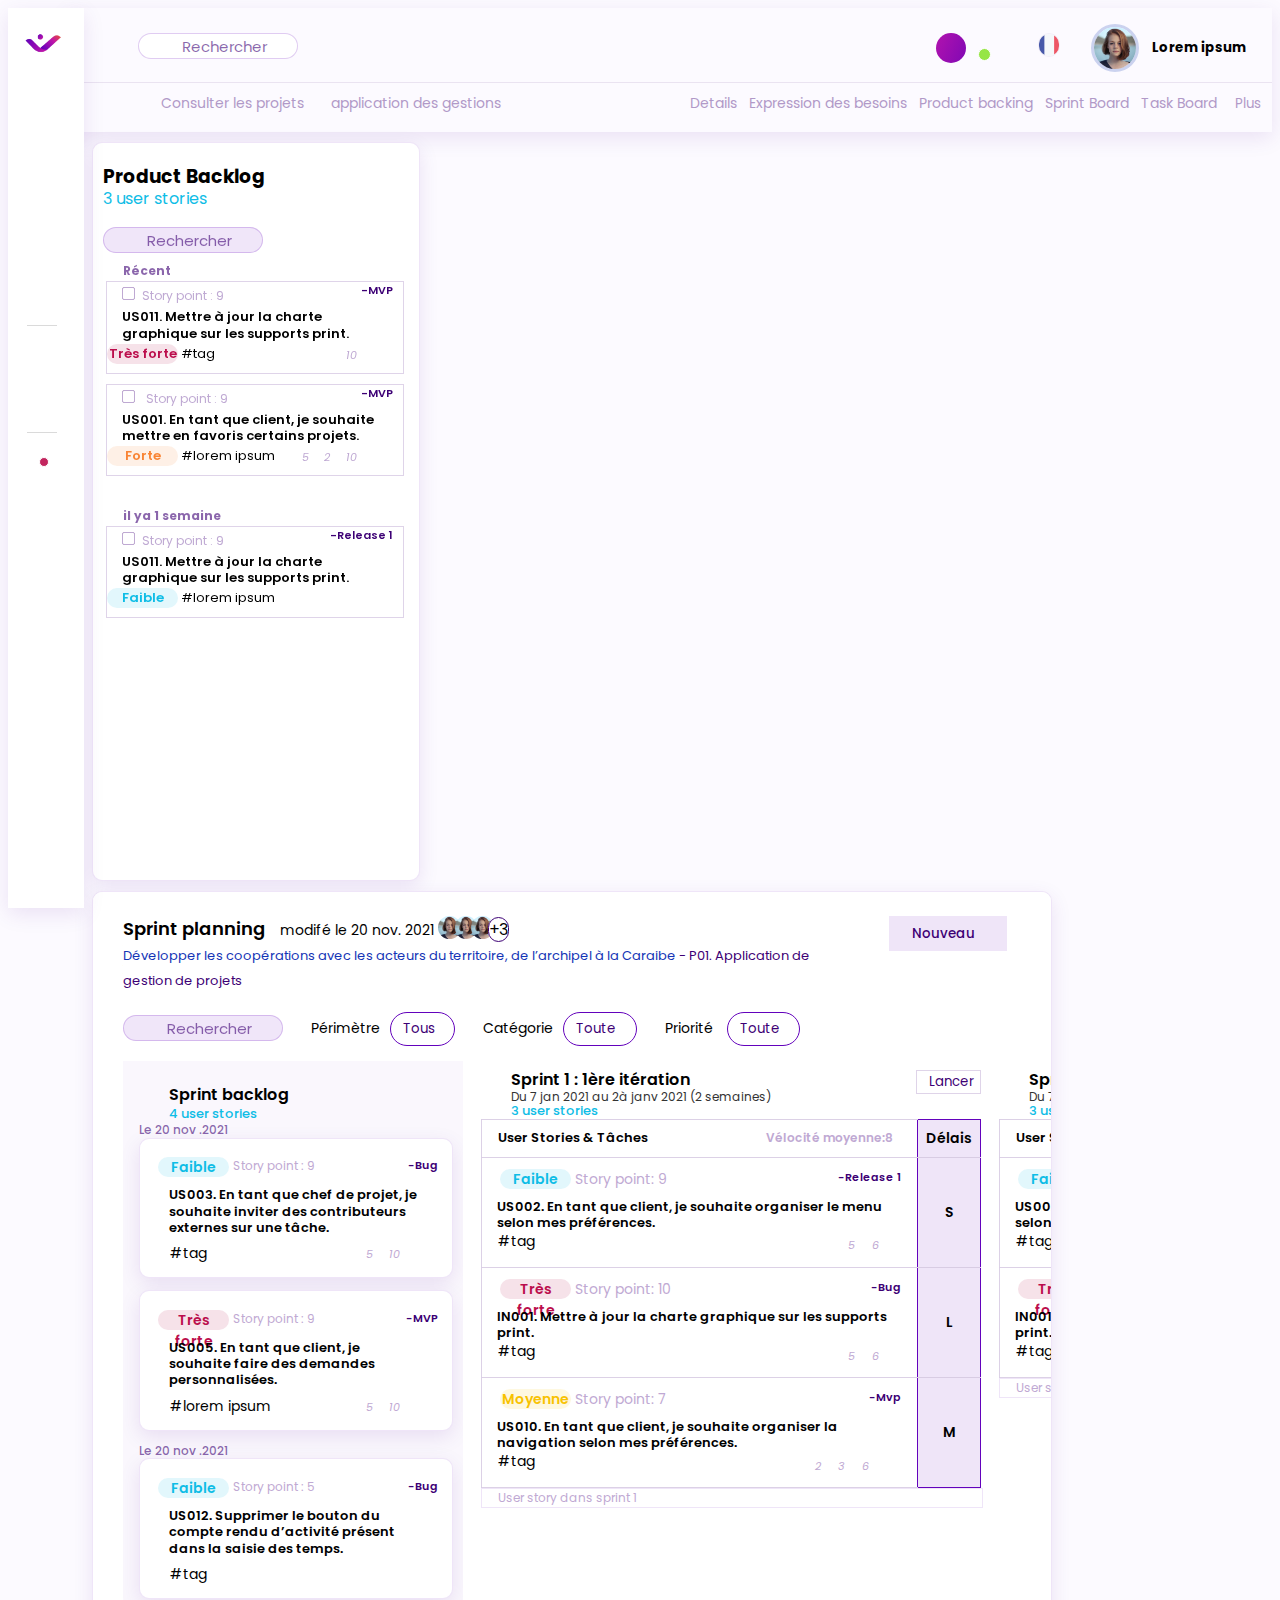
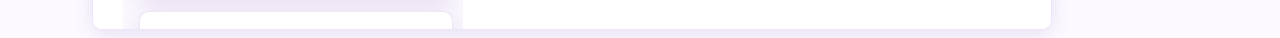
<file: index.html>
<!DOCTYPE html>
<html lang="en">

<head>
    <meta charset="UTF-8">
    <meta http-equiv="X-UA-Compatible" content="IE=edge">
    <meta name="viewport" content="width=device-width, initial-scale=1.0">
    <link href='https://fonts.googleapis.com/css?family=Poppins' rel='stylesheet'>
    <link rel="stylesheet" href="https://cdnjs.cloudflare.com/ajax/libs/font-awesome/6.1.1/css/all.min.css"
        integrity="sha512-KfkfwYDsLkIlwQp6LFnl8zNdLGxu9YAA1QvwINks4PhcElQSvqcyVLLD9aMhXd13uQjoXtEKNosOWaZqXgel0g=="
        crossorigin="anonymous" referrerpolicy="no-referrer" />
    <link href="style/global.css" rel="stylesheet">
    <script src="https://cdnjs.cloudflare.com/ajax/libs/jquery/3.6.0/jquery.min.js"
        integrity="sha512-894YE6QWD5I59HgZOGReFYm4dnWc1Qt5NtvYSaNcOP+u1T9qYdvdihz0PPSiiqn/+/3e7Jo4EaG7TubfWGUrMQ=="
        crossorigin="anonymous" referrerpolicy="no-referrer"></script>
    <script src="./script/index.js"></script>
    <title>Document</title>
</head>

<body id="body">

    <div class="leftNav">
        <div class="logo">
            <img src="img/logo.png" alt="">
        </div>
        <div class="middle">
            <button class="hom">
                <i class="fa-solid fa-house"></i>
            </button>
            <button class="route">
                <i class="fa-solid fa-route"></i>
            </button>
            <button class="folder">
                <i class="fa-solid fa-folder"></i>
            </button>
            <button class="circle">
                <i class="fa-solid fa-circle"></i>
            </button>
            <button class="circle">
                <i class="fa-solid fa-circle"></i>
            </button>
            <button class="circle">
                <i class="fa-solid fa-circle"></i>
            </button>
            <button class="circle">
                <i class="fa-solid fa-circle"></i>
            </button>
            <button class="circle">
                <i class="fa-solid fa-circle"></i>
            </button>
            <button class="circle">
                <i class="fa-solid fa-circle"></i>
            </button>
            <button class="calendar">
                <i class="fa-solid fa-calendar"></i>
            </button>

            <div class="separator"></div>

            <button class="upload">
                <i class="fa-solid fa-arrow-up-from-bracket"></i>
            </button>
            <button class="briefcase">
                <i class="fa-solid fa-briefcase"></i>
            </button>
            <button class="chart">
                <i class="fa-solid fa-chart-column"></i>
            </button>
            <button class="book">
                <i class="fa-solid fa-book"></i>
            </button>

            <div class="separator"></div>

            <button class="newspaper">
                <i class="fa-solid fa-newspaper"></i>
            </button>
            <button class="envelope">
                <i class="fa-solid fa-envelope"></i>
                <div class="badge"></div>
            </button>
            <button class="user">
                <i class="fa-solid fa-user-gear"></i>
            </button>
        </div>
        <div class="down">
            <button class="info">
                <i class="fa-solid fa-circle-info"></i>
            </button>
        </div>
    </div>
    <div class="wrapper">
        <div id="nav">
        <nav class="topNav">
            <div class="left">
                <div class="search_bar_div">
                    <i class="fa-solid fa-magnifying-glass"></i>
                    <input type="text" class="search_bar" placeholder="Rechercher"></input>
                </div>
            </div>
            <div class="right">
                <button class=" l fast_create">
                    <i class="fa-regular fa-plus"></i>
                </button>
                <button class="l notification">
                    <i class="fa-regular fa-bell"></i>
                    <span class="badge"></span>
                </button>
                <button class="l nnuaire">
                    <i class="fa-solid fa-user-group"></i>
                </button>
                <button class="l langue">
                    <img src="img/france.png">
                </button>
                <button class="l profil">
                    <img class="l" src="img/profil.png">
                    <div class="l text">Lorem ipsum<i class="l fa-solid fa-chevron-down"></i></div>
                </button>

            </div>
        </nav>
        <nav class="bottomNav">
            <div class="left">
                <button class="home">
                    <i class="fa-solid fa-house"></i>
                </button>
                <a class="link"><i class="fa-solid fa-circle"></i>Consulter les projets<a>
                        <a class="link"><i class="fa-solid fa-circle"></i>application des gestions<a>
            </div>
            <div class="right">
                <a class="link">Details</a>
                <a class="link">Expression des besoins</a>
                <a class="link">Product backing</a>
                <a class="link">Sprint Board</a>
                <a class="link">Task Board</a>
                <button class="plus">Plus<i class="fa-solid fa-chevron-down"></i></button>
            </div>
        </nav>
       </div>
        <div class="content">
            <!--Product Backlog---------------------------------------------------------------->
            <div class="productBacklog">
                <div class="grid1">
                    <h3>Product Backlog</h3>
                    <p>3 user stories</p>
                    <div class="search_bar_div">
                        <i class="fa-solid fa-magnifying-glass"></i>
                        <input type="text" class="search_bar2" placeholder="Rechercher"></input>
                    </div>
                </div>
                <div class="grid2">
                    <button class="more_element">
                        <i class="fa-solid fa-ellipsis"></i>
                    </button>
                </div>
                <div class="grid3">
                    <button class="goBack">
                        <i class="fa-solid fa-angles-left"></i>
                    </button>
                </div>
                <div class="grid4">
                    <div class="stories">
                        <h4>Récent</h4>
                        <div class="story">
                            <div class="grid1">
                                <input class="check" type="checkbox">
                                <div class="point">Story point : 9</div>
                            </div>
                            <div class="grid2">
                                <div class="version">-MVP</div>
                            </div>
                            <div class="grid3">
                                <div class="description">
                                    US011. Mettre à jour la charte graphique sur les supports print.
                                </div>
                                <div class="level">Très forte</div>
                                <div class="tag">#tag</div>
                                <div class="icons">
                                    <i class="fa-solid fa-message">
                                        <div>10</div>
                                    </i><i class="fa-solid fa-arrow -down"></i>
                                    <button class="more_element">
                                        <i class="fa-solid fa-ellipsis"></i>
                                    </button>
                                </div>
                            </div>
                        </div>
                        <div class="story">
                            <div class="grid1">
                                <input type="checkbox">
                                <div class="point"><i class="fa-solid fa-play"></i>Story point : 9</div>
                            </div>
                            <div class="grid2">
                                <div class="version">-MVP</div>
                            </div>
                            <div class="grid3">
                                <div class="description">
                                    US001. En tant que client, je souhaite mettre en favoris certains projets.
                                </div>
                                <div class="level">Forte</div>
                                <div class="tag">#lorem ipsum</div>
                                <div class="icons">
                                    <i class="fa-solid fa-list">
                                        <div>5</div>
                                    </i>
                                    <i class="fa-solid fa-paperclip">
                                        <div>2</div>
                                    </i> <i class="fa-solid fa-message">
                                        <div>10</div>
                                    </i><i class="fa-solid fa-arrow-down"></i>
                                    <button class="more_element">
                                        <i class="fa-solid fa-ellipsis"></i>
                                    </button>
                                </div>
                            </div>
                        </div>
                    </div>

                    <div class="stories">
                        <h4>il ya 1 semaine</h4>
                        <div class="story">
                            <div class="grid1">
                                <input class="check" type="checkbox">
                                <div class="point">Story point : 9</div>
                            </div>
                            <div class="grid2">
                                <div class="version">-Release 1</div>
                            </div>
                            <div class="grid3">
                                <div class="description">
                                    US011. Mettre à jour la charte graphique sur les supports print.
                                </div>
                                <div class="level">Faible</div>
                                <div class="tag">#lorem ipsum</div>
                                <div class="icons"><i class="fa-solid fa-comment-medical"></i><i
                                        class="fa-solid fa-arrow-down"></i>
                                    <button class="more_element">
                                        <i class="fa-solid fa-ellipsis"></i>
                                    </button>
                                </div>
                            </div>
                        </div>

                    </div>

                </div>
            </div>
            <!--Sprint planning---------------------------------------------------------------->
            <div class="sprintPlanning">
                <div class="header">
                    <div class="head left1">
                        <div class="title">Sprint planning</div>
                        <div class="date">modifé le 20 nov. 2021</div>
                        <div class="participant">
                            <img class="userImg" src="img/profil.png" alt="">
                            <img class="userImg" src="img/profil.png" alt="">
                            <img class="userImg" src="img/profil.png" alt="">
                            <div class="extraUser">+3</div>
                            <i class="fa-regular fa-star"></i> <br>
                            <div class="description">Développer les coopérations avec les acteurs du territoire, de
                                l’archipel à la
                                Caraibe <span>- P01. Application de gestion de projets</span></div>

                        </div>
                    </div>
                    <div class="head right1">
                        <div class="dropDown">
                            <div>
                                <button id="new" class="btn generic_btn">Nouveau<i
                                        class="fa-solid fa-chevron-down"></i></button>
                            </div>
                            <div id="newContent" class="dropDownContent">
                                <div id="newSprint"><i class="fa-solid fa-border-all"></i>Sprint</div>
                                <div id="newUserStory"><i class="fa-solid fa-clipboard"></i>User story</div>
                            </div>
                        </div>
                    </div>
                </div>


                <div class="options">
                    <div class="option search_bar_div">
                        <i class="fa-solid fa-magnifying-glass"></i>
                        <input type="text" class="search_bar2" placeholder="Rechercher"></input>
                    </div>
                    <div class="option">
                        Périmètre<button class="filter">Tous<i class="fa-solid fa-chevron-down"></i></button>
                    </div>
                    <div class="option">
                        Catégorie<button class="filter">Toute<i class="fa-solid fa-chevron-down"></i></button>
                    </div>
                    <div class="option">
                        Priorité <button class="filter">Toute<i class="fa-solid fa-chevron-down"></i></button>
                    </div>
                    <button class="more_element">
                        <i class="fa-solid fa-ellipsis"></i>
                    </button>
                    <!-- sprint backlog-->
                    <div class="sprintContent">
                        <!--sprint Backlog-->
                        <div class="content sprintBacklog">
                            <div class="header">
                                <div class="title2"><button class="plus">Sprint backlog<i
                                            class="fa-solid fa-chevron-down"></i></button>
                                </div>
                                <div class="storyNb">4 user stories</div>
                            </div>
                            <div class="stories">
                                <div class="date">Le 20 nov .2021</div>
                                <div class="story">
                                    <div class="upInfo">
                                        <i class="fa-solid fa-play"></i>
                                        <div class="level">Faible</div>
                                        <div class="point">Story point : 9</div>
                                        <div class="version">-Bug</div>
                                    </div>

                                    <div class="description">US003. En tant que chef de projet, je souhaite inviter des
                                        contributeurs externes sur une tâche.</div>
                                    <div class="downInfo">
                                        <div class="tag">#tag</div>
                                        <div class="icons">
                                            <i class="fa-solid fa-list">
                                                <div>5</div>
                                            </i>
                                            <i class="fa-solid fa-message">
                                                <div>10</div>
                                            </i>
                                            <button class="more_element">
                                                <i class="fa-solid fa-ellipsis"></i>
                                            </button>
                                        </div>
                                    </div>
                                </div>
                                <div class="story">
                                    <div class="upInfo">
                                        <i class="fa-solid fa-play"></i>
                                        <div class="level">Très forte</div>
                                        <div class="point">Story point : 9</div>
                                        <div class="version">-MVP</div>
                                    </div>

                                    <div class="description">US005. En tant que client, je souhaite faire des demandes
                                        personnalisées.</div>
                                    <div class="downInfo">
                                        <div class="tag">#lorem ipsum</div>
                                        <div class="icons">
                                            <i class="fa-solid fa-list">
                                                <div>5</div>
                                            </i>
                                            <i class="fa-solid fa-message">
                                                <div>10</div>
                                            </i>
                                            <button class="more_element">
                                                <i class="fa-solid fa-ellipsis"></i>
                                            </button>
                                        </div>
                                    </div>
                                </div>
                            </div>






                            <div class="stories">
                                <div class="date">Le 20 nov .2021</div>
                                <div class="story">
                                    <div class="upInfo">
                                        <i class="fa-solid fa-play"></i>
                                        <div class="level">Faible</div>
                                        <div class="point">Story point : 5</div>
                                        <div class="version">-Bug</div>
                                    </div>

                                    <div class="description">US012. Supprimer le bouton du compte rendu d’activité
                                        présent dans la saisie des temps.</div>
                                    <div class="downInfo">
                                        <div class="tag">#tag</div>
                                        <div class="icons">
                                            <button class="more_element">
                                                <i class="fa-solid fa-ellipsis"></i>
                                            </button>
                                        </div>
                                    </div>
                                </div>
                                <div class="story">
                                    <div class="upInfo">
                                        <i class="fa-solid fa-play"></i>
                                        <div class="level">Moyenne</div>
                                        <div class="point">Story point : 9</div>
                                        <div class="version">-Release 1</div>
                                    </div>

                                    <div class="description">US006. En tant que client, je souhaite faire des demandes
                                        personnalisées.</div>
                                    <div class="downInfo">
                                        <div class="tag">#lorem ipsum</div>
                                        <div class="icons">
                                            <i class="fa-solid fa-list">
                                                <div>5</div>
                                            </i>
                                            <i class="fa-solid fa-message">
                                                <div>10</div>
                                            </i>
                                            <button class="more_element">
                                                <i class="fa-solid fa-ellipsis"></i>
                                            </button>
                                        </div>
                                    </div>
                                </div>
                            </div>
                        </div>

                        <!--Sprints-->
                        <div class="sprints">
                            <div class="sprint">
                                <div class="header">
                                    <div class="left">
                                        <div class="title3">
                                            <button class="plus">Sprint 1 : 1ère itération<i
                                                    class="fa-solid fa-chevron-down"></i></button>
                                        </div>
                                        <div class="date">Du 7 jan 2021 au 2à janv 2021 (2 semaines)</div>
                                        <div class="storyNb">3 user stories</div>
                                    </div>
                                    <div class="right">
                                        <button class="start">
                                            <i class="fa-solid fa-play"></i>Lancer
                                        </button>
                                        <div class="icons">
                                            <i class="fa-solid fa-chart-column"></i>
                                            <i class="fa-solid fa-calendar"></i>
                                            <i class="fa-solid fa-angle-right"></i>
                                        </div>
                                    </div>
                                </div>
                                <div class="story">
                                    <table>
                                        <tr>
                                            <th class="task">
                                                <div>
                                                    User Stories & Tâches
                                                </div>
                                                <div class="speed">
                                                    Vélocité moyenne:8
                                                </div>
                                            </th>
                                            <th class="delay">Délais</th>
                                        </tr>

                                        <td class="task">
                                            <div class="upInfo">
                                                <i class="fa-solid fa-play"></i>
                                                <div class="level">Faible</div>
                                                <div class="point">
                                                    Story point: 9
                                                </div>
                                                <div class="version">
                                                    -Release 1
                                                </div>
                                            </div>
                                            <div class="downInfo">
                                                <div class="description">
                                                    US002. En tant que client, je souhaite organiser le menu selon
                                                    mes préférences.
                                                </div>
                                                <div class="tag">
                                                    #tag
                                                </div>
                                                <div class="icons">
                                                    <i class="fa-solid fa-list">
                                                        <div>5</div>
                                                    </i>
                                                    <i class="fa-solid fa-message">
                                                        <div>6</div>
                                                    </i>
                                                    <button class="more_element">
                                                        <i class="fa-solid fa-ellipsis"></i>
                                                    </button>
                                                </div>
                                            </div>
                                        </td>
                                        <td class="delay">
                                            S
                                        </td>
                                        </tr>
                                        <tr>
                                            <td class="task">
                                                <div class="upInfo">
                                                    <i class="fa-solid fa-play"></i>
                                                    <div class="level">Très forte</div>
                                                    <div class="point">
                                                        Story point: 10
                                                    </div>
                                                    <div class="version">
                                                        -Bug
                                                    </div>
                                                </div>
                                                <div class="downInfo">
                                                    <div class="description">
                                                        IN001. Mettre à jour la charte graphique sur les supports print.
                                                    </div>
                                                    <div class="tag">
                                                        #tag
                                                    </div>
                                                    <div class="icons">

                                                        <i class="fa-solid fa-paperclip">
                                                            <div>5</div>
                                                        </i>
                                                        <i class="fa-solid fa-message">
                                                            <div>6</div>
                                                        </i>
                                                        <button class="more_element">
                                                            <i class="fa-solid fa-ellipsis"></i>
                                                        </button>
                                                    </div>
                                                </div>
                                            </td>
                                            <td class="delay">L</td>
                                        </tr>
                                        <tr>
                                            <td class="task">
                                                <div class="upInfo">
                                                    <i class="fa-solid fa-play"></i>
                                                    <div class="level">Moyenne</div>
                                                    <div class="point">
                                                        Story point: 7
                                                    </div>
                                                    <div class="version">
                                                        -Mvp
                                                    </div>
                                                </div>
                                                <div class="downInfo">
                                                    <div class="description">
                                                        US010. En tant que client, je souhaite organiser la navigation
                                                        selon mes préférences.
                                                    </div>
                                                    <div class="tag">
                                                        #tag
                                                    </div>
                                                    <div class="icons">
                                                        <i class="fa-solid fa-list">
                                                            <div>2</div>
                                                        </i>
                                                        <i class="fa-solid fa-paperclip">
                                                            <div>3</div>
                                                        </i>
                                                        <i class="fa-solid fa-message">
                                                            <div>6</div>
                                                        </i><i class="fa-solid fa-arrow-down"></i>
                                                        <button class="more_element">
                                                            <i class="fa-solid fa-ellipsis"></i>
                                                        </button>
                                                    </div>
                                                </div>
                                            </td>
                                            <td class="delay">
                                                M
                                            </td>
                                        </tr>
                                    </table>
                                </div>
                                <div class="addStory"><i class="fa-solid fa-plus"></i> User story dans sprint 1</div>
                            </div>
                            <div class="sprint">
                                <div class="header">
                                    <div class="left">
                                        <div class="title3">
                                            <button class="plus">Sprint 1 : 1ère itération<i
                                                    class="fa-solid fa-chevron-down"></i></button>
                                        </div>
                                        <div class="date">Du 7 jan 2021 au 2à janv 2021 (2 semaines)</div>
                                        <div class="storyNb">3 user stories</div>
                                    </div>
                                    <div class="right">
                                        <button class="start">
                                            <i class="fa-solid fa-play"></i>Lancer
                                        </button>
                                        <div class="icons">
                                            <i class="fa-solid fa-chart-column"></i>
                                            <i class="fa-solid fa-calendar"></i>
                                            <i class="fa-solid fa-angle-right"></i>
                                        </div>
                                    </div>
                                </div>
                                <div class="story">
                                    <table>
                                        <tr>
                                            <th class="task">
                                                <div>
                                                    User Stories & Tâches
                                                </div>
                                                <div class="speed">
                                                    Vélocité moyenne:8
                                                </div>
                                            </th>
                                            <th class="delay">Délais</th>
                                        </tr>

                                        <td class="task">
                                            <div class="upInfo">
                                                <i class="fa-solid fa-play"></i>
                                                <div class="level">Faible</div>
                                                <div class="point">
                                                    Story point: 9
                                                </div>
                                                <div class="version">
                                                    -Release 1
                                                </div>
                                            </div>
                                            <div class="downInfo">
                                                <div class="description">
                                                    US002. En tant que client, je souhaite organiser le menu selon
                                                    mes préférences.
                                                </div>
                                                <div class="tag">
                                                    #tag
                                                </div>
                                                <div class="icons">
                                                    <i class="fa-solid fa-list">
                                                        <div>5<div< /i>
                                                                <i class="fa-solid fa-message">
                                                                    <div>6</div>
                                                                </i>
                                                                <button class="more_element">
                                                                    <i class="fa-solid fa-ellipsis"></i>
                                                                </button>
                                                        </div>
                                                </div>
                                        </td>
                                        <td class="delay">
                                            S
                                        </td>
                                        </tr>
                                        <tr>
                                            <td class="task">
                                                <div class="upInfo">
                                                    <i class="fa-solid fa-play"></i>
                                                    <div class="level">Très forte</div>
                                                    <div class="point">
                                                        Story point: 10
                                                    </div>
                                                    <div class="version">
                                                        -Bug
                                                    </div>
                                                </div>
                                                <div class="downInfo">
                                                    <div class="description">
                                                        IN001. Mettre à jour la charte graphique sur les supports print.
                                                    </div>
                                                    <div class="tag">
                                                        #tag
                                                    </div>
                                                    <div class="icons">

                                                        <i class="fa-solid fa-paperclip">5</i> <i
                                                            class="fa-solid fa-message">
                                                            <div>6</div>>
                                                        </i>
                                                        <button class="more_element">
                                                            <i class="fa-solid fa-ellipsis"></i>
                                                        </button>
                                                    </div>
                                                </div>
                                            </td>
                                            <td class="delay">L</td>
                                        </tr>

                                    </table>
                                </div>
                                <div class="addStory"><i class="fa-solid fa-plus"></i> User story dans sprint 1</div>
                            </div>


                        </div>
                    </div>
                </div>
            </div>
        </div>


<div id="overlay"></div>

        <div id="modal">
            <div class="up">
                <div class="left">
                    <h1>Ajouter un sprint au Sprint Planning</h1>
                    <h2>projet Mise en place d'une soludtion de GED</h2>
                </div>
                <div class="right">
                    <i id="close" class="fa-solid fa-x"></i>
                </div>
            </div>
            <div class="down">
                <div class="forms">
                    <form>
                        <div class="leftForm">
                            <div class="l lbSp">
                                <label class="required" id="lbsprint" for="sprint">libellé court du sprint </label>
                                <div> 23|<b>30</b></div>
                            </div>
                            <input class="l" id="sprint" name="sprint" type="text" required>
                            <label class="l" for="lbDescription">Description</label>
                            <input class="l" id="description" name="description" type="text">
                            <div class="l date">
                                <h1>
                                    Sprint 3 : Lorem ipsum lorem ipsum
                                </h1>
                                <h2>
                                    Du 5 fev. 2021 au -
                                </h2>
                            </div>
                            <div id="addRiskBtn" class="l addRisk">
                                <i class="fa-solid fa-plus"></i>
                                <div >Ajouter des risques</div>
                            </div>
                        </div>
                        <div class="separator">

                        </div>
                        <div class="rightForm">
                            <label class="l required" id="lbPeriod" for="period">période du sprint</label>
                            <select id="period" class="l" name="pets" id="pet-select">
                                <option >1er trimestre</option>
                            </select>

                            <label class="l required" id="lbDuree " for="duree">Durée</label>
                            <div class="dureeContainer">
                                <div id="dureeType">
                                    <p>
                                        semaines
                                    </p>
                                </div>
                                <input placeholder="-" class="l" id="dure" name="duree" type="number">
                            </div>
                            <label class="l" id="lbVelocity" for="velocity">Vélocité maximale envisagée</label>
                            <input class="l" id="velocity" name="velocity" type="number">
                        </div>
                        <div id="advForm" class="downForm">
                            <div class="up2">
                                <h2><i class="fa-solid fa-circle-exclamation"></i>Risques</h2>
                                <div>
                                    <div class="riskNb">2 risques</div>
                                    <div class="checkList">Checklist des risques</div>
                                </div>
                            </div>
                            <div class="down2">
                                <table>
                                    <tr class="one">
                                        <th>Réference & Libellé</th>
                                        <th>Probabilité</th>
                                        <th>Gravité</th>
                                        <th>Etat du dernier suivi</th>
                                        <th>Actions</th>
                                    </tr>
                                    <tr class="two">
                                        <td>
                                            <div id="ref">REF0001</div>
                                            <div id="libelle">Problème de financement</div>
                                        </td>
                                        <td>
                                            <select id="probabilite" class="l" name="pets" id="pet-select">
                                                <option>Rare</option>
                                            </select>
                                        </td>
                                        <td class="three">
                                            <select id="gravite" class="l" name="pets" id="pet-select">
                                                <option class="level">Très grave</option>
                                            </select>
                                        </td>
                                        <td>
                                            <div id="etat">
                                                <select id="select_etat" class="l" name="pets" id="pet-select">
                                                    <option>En légère hausse</option>
                                                </select>
                                                <div id="clock"><i class="fa-solid fa-clock-rotate-left"></i></div>
                                                <div class="date">15/04/2020</div>
                                            </div>
                                        </td>
                                        <td>
                                            <i class="fa-solid fa-scale-balanced"></i>
                                        </td>
                                    </tr>
                                    <tr class="three">
                                        <td>
                                            <select id="select_risk" class="l" name="pets" id="pet-select">
                                                <option >Choisir un risque</option>
                                            </select>
                                        </td>
                                        <td id="check" colspan="5">
                                            <div id="checked"><i class="fa-solid fa-check"></i></div>
                                            <div id="unchecked"><i class="fa-solid fa-xmark"></i></div>
                                        </td>
                                    </tr>
                                    <tr class="four">
                                        <td>
                                            <div class="addRisk2">
                                                <i class="fa-solid fa-plus"></i>
                                                <div>Nouveaux risques</div>
                                            </div>
                                        </td>

                                    </tr>
                                </table>
                                <div class="riskNb">1 risque</div>
                            </div>
                        </div>
                </div>
                <div class="validate_button">
                    <button type="button" id="annuler">Annuler </button>
                    <button id="valider">Valider</button>
                </div>
                </form>

            </div>

        </div>

    </div>
</body>

</html>
</file>
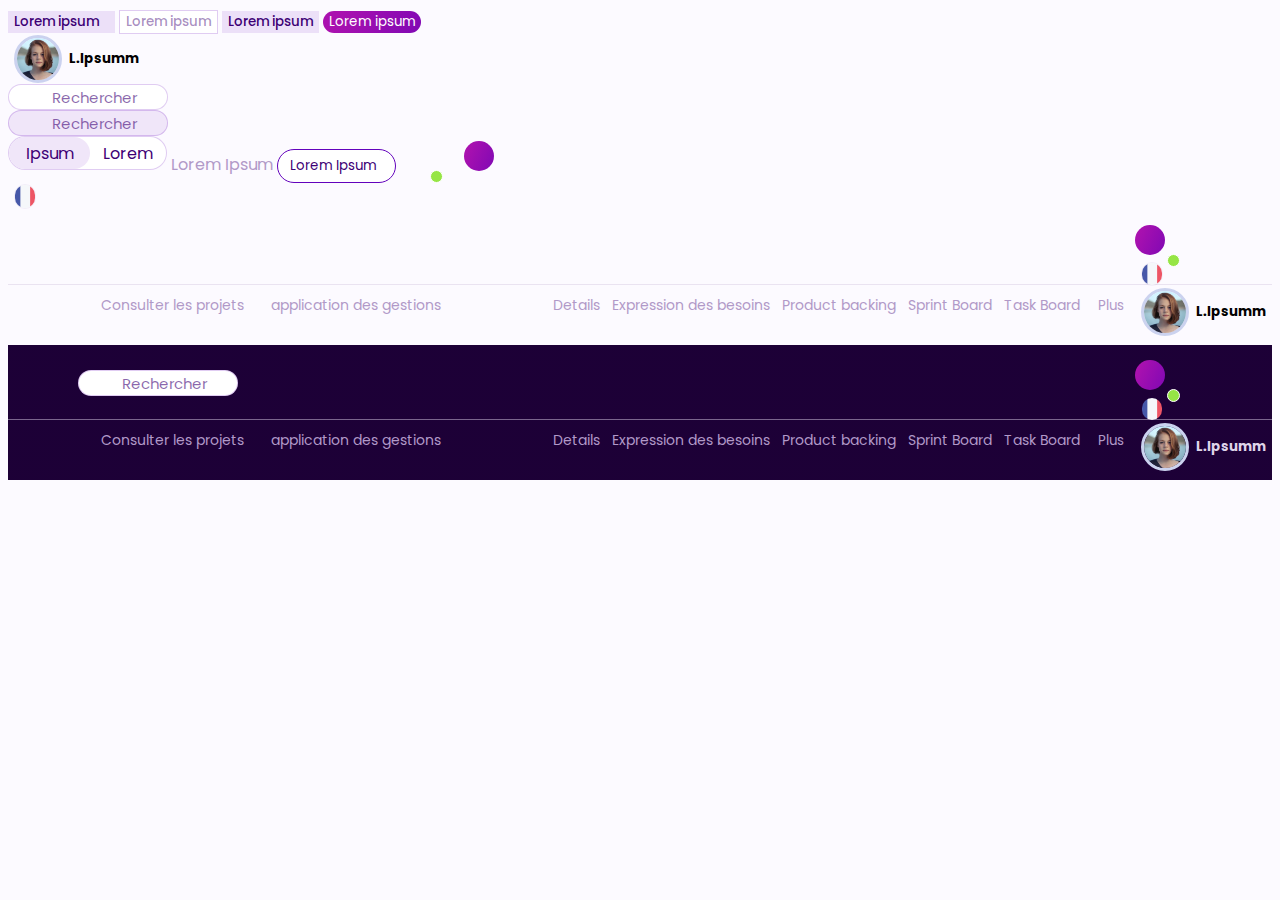
<file: sample.html>
<!DOCTYPE html>
<html lang="en">

<head>
    <title></title>
    <meta charset="UTF-8">
    <meta name="viewport" content="width=device-width, initial-scale=1">
    <link href='https://fonts.googleapis.com/css?family=Poppins' rel='stylesheet'>
    <link rel="stylesheet" href="https://cdnjs.cloudflare.com/ajax/libs/font-awesome/6.1.1/css/all.min.css"
        integrity="sha512-KfkfwYDsLkIlwQp6LFnl8zNdLGxu9YAA1QvwINks4PhcElQSvqcyVLLD9aMhXd13uQjoXtEKNosOWaZqXgel0g=="
        crossorigin="anonymous" referrerpolicy="no-referrer" />
    <link href="style/global.css" rel="stylesheet">

</head>

<body>
    <!--button in maestroProject-->
    <button class="btn generic_btn">Lorem ipsum<i class="fa-solid fa-chevron-down"></i></button>
    <button class="btn default_btn_outline">Lorem ipsum</button>
    <button class="btn default_btn_primary">Lorem ipsum</button>
    <button class="btn main_btn">Lorem ipsum <i class="fa-solid fa-arrow-right"></i></button>
    <!--element type in maestroProject-->
    <button class="profil"><img src="img/profil.png">L.Ipsumm<i class="fa-solid fa-chevron-down"></i></div></button>
    <div class="search_bar_div">
        <i class="fa-solid fa-magnifying-glass"></i>
        <input type="text" class="search_bar" placeholder="Rechercher"></input>
    </div>
    <div class="search_bar_div">
        <i class="fa-solid fa-magnifying-glass"></i>
        <input type="text" class="search_bar2" placeholder="Rechercher"></input>
    </div>
    <i></i>
    <div class="two_choices_container">
        <div class="left choose">Ipsum</div>
        <div class="right unchoose">Lorem</div>
    </div>
    <a class="link">Lorem Ipsum</a>
    <button class="filter">Lorem Ipsum<i class="fa-solid fa-chevron-down"></i></button>
    <button class="more_element">
        <i class="fa-solid fa-ellipsis"></i>
    </button>
    <button class="notification">
        <i class="fa-regular fa-bell"></i>
    </button>
    <button class="notification">
        <i class="fa-regular fa-bell"></i>
        <span class="badge"></span>
    </button>
    <button class="annuaire">
        <i class="fa-solid fa-user-group"></i> 
    </button>
    <button class="fast_create">
        <i class="fa-regular fa-plus"></i>
    </button>
    <button class="home">
        <i class="fa-solid fa-house"></i>
    </button>
<button class="langue">
    <img src="img/france.png">
</button>
<!-- NavBAr  tag  -->
<div class="wrapper">
<nav class="topNav">
<div class="left">
    
</div>
<div class="right">
            <button class="fast_create">
                <i class="fa-regular fa-plus"></i>
            </button>
    <button class="notification">
        <i class="fa-regular fa-bell"></i>
        <span class="badge"></span>
    </button>
    <button class="annuaire">
        <i class="fa-solid fa-user-group"></i> 
    </button>
    <button class="langue">
        <img src="img/france.png">
    </button>
    <button class="profil"><img src="img/profil.png"><div class="text">L.Ipsumm <i class="fa-solid fa-chevron-down"></i></div></button>

</div>
</nav>
<nav class="bottomNav">
    <div class="left">
    <button class="home">
        <i class="fa-solid fa-house"></i>
    </button>
    <a class="link"><i class="fa-solid fa-circle"></i>Consulter les projets<a>
    <a class="link"><i class="fa-solid fa-circle"></i>application des gestions<a> 
    </div>
    <div class="right">
        <a class="link">Details</a>
        <a class="link">Expression des besoins</a>
        <a class="link">Product backing</a>
        <a class="link">Sprint Board</a>
        <a class="link">Task Board</a>
        <button class="plus">Plus<i class="fa-solid fa-chevron-down"></i></button>
    </div>
</nav>
</div>
<div class="wrapper2">
    <nav class="topNav">
    <div class="left">
        <div class="search_bar_div">
            <i class="fa-solid fa-magnifying-glass"></i>
            <input type="text" class="search_bar" placeholder="Rechercher"></input>
        </div>
    </div>
    <div class="right">
                <button class="fast_create">
                    <i class="fa-regular fa-plus"></i>
                </button>
        <button class="notification">
            <i class="fa-regular fa-bell"></i>
            <span class="badge"></span>
        </button>
        <button class="annuaire">
            <i class="fa-solid fa-user-group"></i> 
        </button>
        <button class="langue">
            <img src="img/france.png">
        </button>
        <button class="profil"><img src="img/profil.png"><div class="text">L.Ipsumm <i class="fa-solid fa-chevron-down"></i></div></button>
    
    </div>
    </nav>
    <nav class="bottomNav">
        <div class="left">
        <button class="home">
            <i class="fa-solid fa-house"></i>
        </button>
        <a class="link"><i class="fa-solid fa-circle"></i>Consulter les projets<a>
        <a class="link"><i class="fa-solid fa-circle"></i>application des gestions<a> 
        </div>
        <div class="right">
            <a class="link">Details</a>
            <a class="link">Expression des besoins</a>
            <a class="link">Product backing</a>
            <a class="link">Sprint Board</a>
            <a class="link">Task Board</a>
            <button class="plus">Plus<i class="fa-solid fa-chevron-down"></i></button>
        </div>
    </nav>
    </div>
</body>
</html>
</file>
<file: style/global.css>
* {
  font-family: "Poppins";
  border: 0;
  background: none;
  box-shadow: none;
}
*:focus {
  outline: none;
}
input::-webkit-outer-spin-button,
input::-webkit-inner-spin-button {
  /* display: none; <- Crashes Chrome on hover */
  -webkit-appearance: none;
  margin: 0; /* <-- Apparently some margin are still there even though it's hidden */
}

input[type="number"] {
  -moz-appearance: textfield; /* Firefox */
}
/*all button style*/

/*generic button style******************************************/
.generic_btn {
  background: rgba(99, 2, 188, 0.1);
  color: #3d0075;
  font-weight: 500;
}
.generic_btn > i {
  margin-left: 10px;
}

.generic_btn:hover {
  color: #ffffff !important;
  background: linear-gradient(294.33deg, #3d0075 -50.97%, #6302bc 84.43%);
}
.generic_btn:hover i {
  color: #ffffff !important;
}

/*default button outline  style***********************************/
.default_btn_outline {
  background: #ffffff;
  border: 1px solid rgba(99, 2, 188, 0.2);
  color: rgba(61, 0, 117, 0.45);
  font-weight: 500;
}
.default_btn_outline:hover {
  border: 1px solid rgba(99, 2, 188, 0.2);
  background: linear-gradient(
      0deg,
      rgba(99, 2, 188, 0.03),
      rgba(99, 2, 188, 0.03)
    ),
    #ffffff;
  color: rgba(61, 0, 117, 0.6);
}

/*default button ptimary  style***************************************/
.default_btn_primary {
  background: rgba(99, 2, 188, 0.1);
  color: #3d0075;
  font-weight: 500;
}
.default_btn_primary:hover {
  color: white;
  background: linear-gradient(294.33deg, #3d0075 -50.97%, #6302bc 84.43%);
}
/* main btn style *******************************************/

.main_btn {
  border-radius: 50px;
  background: linear-gradient(294.33deg, #6703b7 -50.97%, #aa11af 84.43%);
  color: #ffffff;
  font-weight: 6 00;
}

.main_btn:hover {
  background: linear-gradient(294.33deg, #7506b7 -50.97%, #8609b5 84.43%);
}

/*----------------------------------MaestroProject element ------------------------------------------------------*/

.profil {
  display: flex;
  align-items: center;
  font-weight: 700;
}

.profil > img {
  border: #cbd2ef solid;
  margin-right: 7px;
  border-radius: 50px;
  width: 42px;
  height: 42px;
}
.profil > i {
  margin-left: 8px;
}

.search_bar {
  border: 0;
  background: none;
  box-shadow: 0;
  border-radius: 50px;
  border: #6302bc33 solid 1px;
  width: 121px;
  /*font dimension*/
  font-weight: 400;
  font-size: 15px;
  line-height: 22px;
  /* Blanc */
  color: #3d0075 !important;
  background: #ffffff;
  /* Contour20% */

  border: 1px solid rgba(99, 2, 188, 0.2);
  border-radius: 25px;
  padding-left: 35px !important;
}
.search_bar::placeholder {
  position: absolute;
  left: 27.14%;
  right: 10.71%;
  font-weight: 400;
  font-size: 15px;
  line-height: 22px;
  align-items: center;

  /* Mise en avant/60% */

  color: rgba(61, 0, 117, 0.6);

  mix-blend-mode: normal;
}

.search_bar_div i {
  color: #6302bc;
  position: absolute;
  padding: 6px 12px;
  z-index: 1;
}
.search_bar:hover {
  background: #ffffff;
  /* Primaire/100% */
  border: 1px solid #6302bc;
  box-shadow: 0px 2px 9px rgba(74, 0, 143, 0.0865319);
  border-radius: 25px;
}

.search_bar:focus {
  background: #ffffff;
  /* Primaire/100% */
  border: 1px solid #6302bc !important;
  box-shadow: 0px 2px 9px rgba(74, 0, 143, 0.0865319) !important;
  border-radius: 25px !important;
}

/*Search bar2**************************************************************/

.search_bar2 {
  border-radius: 50px;
  border: #6302bc33 solid 1px;
  width: 121px;
  /*font dimension*/
  font-weight: 400;
  font-size: 15px;
  line-height: 22px;
  /* color */
  color: #3d0075;
  background: #f0e6f9;
  /* Contour20% */

  border: 1px solid rgba(99, 2, 188, 0.2);
  border-radius: 25px;
  padding-left: 35px !important;
}

.search_bar2:hover {
  background: #f0e6f9;
  /* Primaire/100% */
  border: 1px solid #6302bc;
  box-shadow: 0px 2px 9px rgba(74, 0, 143, 0.0865319);
  border-radius: 25px;
}

.search_bar2:focus {
  background: #f0e6f9;
  /* Primaire/100% */
  border: 1px solid #6302bc !important;
  box-shadow: 0px 2px 9px rgba(74, 0, 143, 0.0865319) !important;
  border-radius: 25px !important;
}

.search_bar2::placeholder {
  position: absolute;
  left: 27.14%;
  right: 10.71%;

  font-family: "Poppins";
  font-style: normal;
  font-weight: 400;
  font-size: 15px;
  line-height: 22px;
  display: flex;
  align-items: center;

  /* Mise en avant/60% */

  color: rgba(61, 0, 117, 0.6);

  mix-blend-mode: normal;
}

/*two choice container*******************************/

.two_choices_container {
  display: inline-block;
  border-radius: 50px;
  width: 157px;
  height: 32px;
  border: #6302bc33 solid 1px;
  /* Blanc */
  background: #ffffff;
  border-radius: 50px;
  color: #3d0075 !important;
}
.two_choices_container:hover {
  background: linear-gradient(
      0deg,
      rgba(99, 2, 188, 0.03),
      rgba(99, 2, 188, 0.03)
    ),
    #ffffff;
}
.two_choices_container > .left {
  float: left;
}
.choose {
  width: 81px;
  height: 32px;
  display: flex;
  justify-content: center;
  align-items: center;
  background: #f0e6f9;
  border-radius: 17px;
}
.unchoose {
  width: 76px;
  height: 32px;
  display: flex;
  justify-content: center;
  align-items: center;
}

.two_choices_container > .right {
  float: right;
}
/*Link element maestroProjet*********************************************************************/

.link {
  color: #b199c8;
}
.link:hover {
  padding-bottom: 12px;
  color: #3d0075;
  border-bottom: #3d0075 solid 3px;
}

.filter {
  color: #3d0075;
  /* Auto layout */
  align-items: center;
  padding: 6px 9px 6px 12px;
  /* Blanc */
  background: #ffffff;
  /* Primaire/100% */

  border: 1px solid #6302bc;
  border-radius: 17px;
}

.filter > i {
  margin-left: 10.47px;
}
.filter:hover {
  background: linear-gradient(
      0deg,
      rgba(99, 2, 188, 0.03),
      rgba(99, 2, 188, 0.03)
    ),
    #ffffff;
  box-shadow: 0px 4px 15px rgba(74, 0, 143, 0.1);
}
/*----------------------------------MaestroProject element ------------------------------------------------------*/

/*elipsis desiogn style*/
.more_element:hover {
  background: linear-gradient(
      0deg,
      rgba(99, 2, 188, 0.06),
      rgba(99, 2, 188, 0.06)
    ),
    #ffffff;
}
/*bell notifictation design style*/
.notification > i {
  font-size: 20px;
  color: #3d0075;
}
.notification:hover > i {
  color: #6302bc;
}
.badge {
  margin-left: -8px;
  position: absolute;
  background-color: #96e545;
  border: 1px solid #ffffff;
  height: 11px;
  width: 11px;
  border-radius: 50px;
}

/* Annuaire  **/

.annuaire > i {
  color: #3d0075;
}
.annuaire:hover > i {
  color: #6302bc;
}
/*Creation rapides bouttoon */

.fast_create {
  width: 30px;
  height: 30px;
  background: linear-gradient(294.33deg, #6703b7 -50.97%, #aa11af 84.43%);
  border-radius: 50px;
}
.fast_create > i {
  color: #ffffff;
  font-size: 22px;
}
.fast_create:hover {
  background: linear-gradient(294.33deg, #7506b7 -50.97%, #8609b5 84.43%);
}
/***Home icon design***/
.home {
  color: #c0a6d8;
}

.home:hover {
  color: #6302bc;
}
/**Langue icon**/
.langue {
  border-radius: 50px;
  display: flex;
  justify-content: center;
}
.langue > img {
  height: 22.73px;
  width: 20px;
  border: rgba(61, 0, 117, 0.05) solid 1px;
  border-radius: 50px;
  padding-bottom: -5px;
}
.langue:hover > img {
  box-shadow: 0px 4px 15px rgba(74, 0, 143, 0.1);
}

/************************************Navigation bar style******************************************/
.nav1 {
  position: relative;
  height: 124px;
  width: 100%;
  display: inline-flex;
}
.nav1 > .search_bar_div {
  margin: 0;
  margin-left: 10%;
  position: absolute;
  top: 50%;
  -ms-transform: translateY(-50%);
  transform: translateY(-50%);
}
.linkRight {
  margin: 0;
  margin-left: 850px;
  position: absolute;
  top: 50%;
  -ms-transform: translateY(-50%);
  transform: translateY(-50%);
}
.linkRight > button {
  display: inline-block;
  vertical-align: middle;
}

/*************************************Navabar design**********************************************/


#nav{
  position:sticky;
z-index: -1;
  width: 1800px;
  height: 124px;
  margin-left: 60px;
  box-shadow: 0px 6px 20px rgba(74, 0, 143, 0.1);
}
.topNav {
  height: 74px;
  width: 100%;
}

.topNav > .right {
  float: right;
  margin-top: 15px;
}
.topNav > .right  .l {
  display:inline;
  vertical-align:middle;
  margin: 0 5px;
}
.topNav > .left {
  float: left;
  margin-left: 70px;
  margin-top: 25px;

}

/**** nav du bas ******/
.bottomNav {
  height: 50px;
  width: 100%;
  border-top: 1px solid rgba(216, 204, 227, 0.5);
  align-items: center;
  font-size: 14px;
  padding-top:10px;

}

.bottomNav >  *{
  display: inline-block;
}
.bottomNav > .left{
  margin-left: 70px;

}

.bottomNav > .left .fa-circle {
  margin-right: 7px;
  font-size: 5px;
}

.bottomNav a {
  margin-right: 8px;
}
.bottomNav .right {
  float: right;
}
.bottomNav .plus {
  color: #b199c8;
}
.bottomNav .plus:hover {
  color: #3d0075;
}
.bottomNav .plus i {
  margin-left: 5px;
}
/**** nav2 black versionn *****************/

.wrapper2 {
  background: linear-gradient(0deg, rgba(48, 0, 91, 0.6), rgba(48, 0, 91, 0.6)),
    #000000;
  color: #dfd4e9;
}
.wrapper2 .topNav .right i {
  color: #dfd4e9;
}
.wrapper2 .topNav .right .profil {
  color: #dfd4e9;
}

/**********************************************  side nav ******************************************/

.leftNav {
  height: 100%;
  position: fixed;
  width: 76px;
  box-shadow: 0px 6px 20px rgba(74, 0, 143, 0.1);
  background-color: #ffffff;
}

.leftNav .logo img {
  width: 70px;
}

.leftNav .middle .separator {
  border-top: #dadada 1px solid;
  width: 30px;
  margin-bottom: 22px;
}
.leftNav .middle button {
  color: #bfa9d3;
  display: block;
  margin-bottom: 19px;
  margin-top: 19px;
}
.leftNav .down button {
  color: #bfa9d3;
  display: block;
  margin-bottom: 19px;
  margin-top: 19px;
}
.leftNav .down {
  margin-top: 80px;
  width: 50%;
  margin-left: auto;
  margin-right: auto;
}
.leftNav .middle .circle {
  font-size: 5px;
  margin-left: 3px;
}
.leftNav .logo {
  margin-left: auto;
  margin-right: auto;
}
.leftNav .middle {
  margin-top: 30px;
  width: 50%;
  margin-left: auto;
  margin-right: auto;
}
.leftNav .middle .envelope .badge {
  margin-left: 6px;
  margin-top: -20px;
  width: 8px;
  height: 8px;
  position: absolute;
  background-color: #c2255e;
}
.leftNav button:hover {
  color: #6302bc;
}
/**body color**/
body {
  background: #fcfaff;
}
/****** product backlog *******/

.productBacklog {
  position: absolute;
  width: 326px;
  height: 737px;
  left: 113px;
  top: 159px;
  background-color: #ffffff;
  border: 1px solid rgba(99, 2, 188, 0.1);
  box-shadow: 0px 6px 20px rgba(74, 0, 143, 0.1);
  border-radius: 10px;
  display: grid;
  grid-template-columns: 60% 20% 20%;
  grid-template-rows: 12% 88%;
}

.productBacklog > .grid1 h3 {
  margin-left: 5%;
}
.productBacklog > .grid1 p {
  margin-top: -12%;
  margin-left: 5%;
  color: #0fbde6;
}
.productBacklog > .grid1 .search_bar_div {
  margin-left: 5%;
}
.productBacklog > .grid2 .more_element {
  margin-top: 140%;
  color: #6302bc;
}
.productBacklog > .grid3 .goBack {
  float: right;
  margin-right: 30.29px;
  margin-top: 30.29px;
  color: #6302bc;
}
.productBacklog > .grid4 {
  grid-column-start: 1;
  grid-column-end: 4;
}
/**Story design**/
.productBacklog .stories h4 {
  position: relative;
  margin-left: 30px;
  top: 15px;
  font-size: 12px;
  color: rgba(61, 0, 117, 0.6);
}
.productBacklog .version{
    margin-right: 10px;
}
.productBacklog .stories .story {
  background: #ffffff;
  border: 1px solid #dfd4e9;
  width: 296px;
  margin-top: 10px;
  margin-left: 13px;
}
.productBacklog .story {
  display: grid;
  grid-template-columns: 50% 50%;
  grid-template-rows: 20% 80%;
}

.productBacklog .story .grid1 * {
  display: inline-block;
  font-size: 12px;
}
.productBacklog .story .grid3 * {
  display: inline-block;
}
.productBacklog .story .grid3 {
  grid-column-start: 1;
  grid-column-end: 3;
  font-size: 13px;
}

/**Story info design**/
.level {
  border-radius: 25px;
  font-weight: 600;
  width: 71.43px;
  height: 20px;
  text-align: center;
}
.story .fa-play {
  color: #6302bc;
  margin-right: 4px;
  font-size: 12px;
}
.story .icons i {
  color: #bfa9d3;
  margin-right: 10.41px;
}

.story .point {
  color: #bfa9d3;
}
.productBacklog .story .grid1 input[type="checkbox"] {
  margin-left: 15px;
}
.productBacklog .story .grid1 input[type="checkbox"]:before {
  content: "";
  position: relative;
  background: #ffffff;
  display: block;
  width: 11px;
  height: 11px;
  border-radius: 2px;
  border: 1.5px solid #bfa9d3;
}
.productBacklog .story .icons {
  float: right;
}
.story .version {
  color: #3d0075;
  font-weight: 600;
  font-size: 11px;
  float: right;
}
.story .description {
  margin-top: 9px;
  margin-left: 15px;
  margin-right: 16px;
  font-weight: 600;
  font-size: 13px;
  line-height: 125%;
  color: #000000;
}
/*content*/
/*sprint planning*/

.sprintPlanning {
  position: absolute;
  overflow-y: hidden;
  width: 958px;
  height: 737px;
  left: 447px;
  top: 159px;
  background: #ffffff;
  border: 1px solid rgba(99, 2, 188, 0.1);
  box-shadow: 0px 6px 20px rgba(74, 0, 143, 0.1);
  border-radius: 10px;
}
.sprintPlanning::-webkit-scrollbar {
  display: none;
}
/*************Spring planning design*****************/

.sprintPlanning .header {
  margin-top: 24px;
  margin-left: 30px;
}

.sprintPlanning .header > div {
  display: inline-block;
}
.sprintPlanning > .header .date {
  margin-left: 10px;
  font-weight: 400;
  font-size: 14px;
  line-height: 125%;
}
.sprintPlanning > .header .description {
  margin-right: 250px;
  font-weight: 400;
  font-size: 13px;
  color: #1435b6;
}
.sprintPlanning .description span {
  color: #3d0075;
}
.sprintPlanning > .header .title {
  margin-bottom: 40px;
  font-weight: 600;
  font-size: 18px;
  line-height: 100%;
}
.sprintPlanning .header .participant {
  margin-left: 10px;
}
.sprintPlanning .header .userImg {
  margin-bottom: -4px;
  width: 22.73px;
  height: 22.73px;
  margin-left: -10px;
  border-radius: 50px;
}
.sprintPlanning .header .extraUser {
  margin-left: -10px;
  border-radius: 50px;
  width: 22px;
  height: 22px;
  border: #3d0075 1px solid;
  background-color: #ffffff;
}

.sprintPlanning .header .participant i {
  color: rgba(61, 0, 117, 0.4);
}

.sprintPlanning .header .right1 {
  float: right;
}
.sprintPlanning .header .left1 {
  width: 689px;
}
.sprintPlanning .header .left1 div {
  display: inline;
}
.sprintPlanning .options {
  width: 100%;
  height: 40px;
  margin-left: 30px;
  margin-top: 20px;
  font-weight: 400;
  font-size: 14px;
}
.sprintPlanning .option {
  display: inline;
  margin-right: 24px;
}
.sprintPlanning .option button {
  margin-left: 10px;
}

/****/
.sprintContent {
  width: 1000000px;
  overflow-y: hidden;
}
.sprintContent div {
  display: inline-block;
  vertical-align: top;
}
/******************sprintBacklog Backlog************************/

.sprintBacklog {
  width: 340px;
  height: 569px;
  margin-top: 15px;
  margin-left: -16px;
  overflow-x: hidden;
  background: #faf7fd;
  padding-left: 16px;
}

.sprintBacklog::-webkit-scrollbar {
  width: 8px;
}

.sprintBacklog::-webkit-scrollbar-thumb {
  background: #d8cce3;
}

.sprintBacklog .header div {
  display: block;
}
.sprintBacklog .title2 .plus {
  font-weight: 600;
  font-size: 16px;
  line-height: 100%;
  /* identical to box height, or 16px */
  color: #000000;
}
.sprintBacklog .title2 {
  margin-left: 10px;
}
.sprintBacklog .title2 .plus i {
  color: #3d0075;
  margin-left: 8.2px;
}
.sprintBacklog .storyNb {
  font-weight: 500;
  font-size: 13px;
  line-height: 125%;
  /* identical to box height, or 16px */
  margin-left: 16px;
  color: #0fbde6;
}

.sprintBacklog .stories .date {
  font-weight: 500;
  font-size: 12px;
  line-height: 130%;
  /* identical to box height, or 16px */

  display: flex;
  align-items: center;
  margin-left: 16px;
  color: rgba(61, 0, 117, 0.6);
}
.sprintBacklog .stories .story {
  background: #ffffff;
  border: 1px solid rgba(99, 2, 188, 0.1);
  box-shadow: 0px 6px 20px rgba(74, 0, 143, 0.1);
  border-radius: 10px;
  margin-left: 16px;
  margin-right: 10px;
}
.sprintBacklog .stories .story {
padding-left:14px;
padding-right:14px;
}
.sprintBacklog .stories .story .upInfo {
  margin-top: 18.84px;
  width: 100%;
  vertical-align:middle
}
.sprintBacklog .stories .story .upInfo div {
  display: inline-block;
}
.sprintBacklog .stories .story .downInfo {
  margin-left: 16px;
  margin-top: 7px;
  margin-bottom: 12px;
}
.sprintBacklog .stories .story .downInfo {
  width: 100%;
}
.sprintBacklog .stories .story .downInfo div {
  display: inline-block;
}
.sprintBacklog .stories .story .point {
  font-size: 12px;
}
.sprintBacklog .stories .story .icons {
  margin-right: 17px;
  float: right;
}
.sprintBacklog .stories .story {
  margin-bottom: 12px;
}

/***Sprint****/
.sprints {
  display: inline-block;
}
.sprint {
  width: 500px;
  margin-left: 14px;
}
.sprint > div {
  display: block;
}

.sprint .story .downInfo div {
  display: inline-block;
}
.sprint .story table {
  background: #ffffff;
  border: 1px solid rgba(99, 2, 188, 0.1);
  border-collapse: collapse;
}
/***header  style ****/

.sprint .header > div {
  display: inline-block;
}
.sprint .header .left div {
  display: block;
}

.sprint .left button {
  margin-left: -6px;
}

.sprint .header .right {
  float: right;
}
.sprint .header .right div {
  display: block;
}
.sprint .header .right .icons {
  color: #bfa9d3;
}
.sprint .header .right button {
  background: #ffffff;
  border: 1px solid #dfd4e9;
}
.sprint .header .right button {
  color: #3d0075;
}
.sprint .header .right button i {
  margin-right: 6px;
}
.sprint .header .right .icons i {
  margin-top: 12px;
  margin-right: 9.5px;
  margin-left: 5px;
}

.sprint .header .title3 > button {
  font-weight: 600;
  font-size: 16px;
  line-height: 100%;
  /* identical to box height, or 16px */
  color: #000000;
}
.sprint .header .title3 > button i {
  margin: 8.2px;
  color: #3d0075;
  font-size: 11.61px;
}
.sprint .header .left .date {
  font-weight: 400;
  font-size: 12px;
  line-height: 100%;
  /* identical to box height, or 12px */
  color: #333333;
}
.sprint .header .left .storyNb {
  font-weight: 500;
  font-size: 13px;
  line-height: 125%;
  /* identical to box height, or 16px */

  color: #0fbde6;
}

.sprint .story .th1 {
  float: left;
  border-bottom: 1px solid rgba(216, 204, 227, 0.5);
}

.sprint .story .delay {
  text-align: center;
  background: rgba(99, 2, 188, 0.1);
  mix-blend-mode: normal;
  border: 1px solid #6302bc;
  border-top: #d8cce3 1px solid;
  border-bottom: #d8cce3 1px solid;
}
.sprint .story table tr:first-child {
  height: 33px;
}

.sprint .story table tr:last-child td.delay:last-child {
  border-bottom: #6302bc 1px solid;
}
.sprint .story th.delay {
  border-top: #6302bc 1px solid;
}
.sprint .story .delay {
  width: 60px;
  font-weight: 600;
}
.sprint .story th.task div:first-child {
  float: left;
  margin-left: 16px;
  font-weight: 600;
  font-size: 13px;
  line-height: 130%;
}
.sprint .story .speed {
  color: #bfa9d3;
  float: right;
  margin-right: 24px;
  font-weight: 600;
  font-size: 12px;
  line-height: 130%;
}

.sprint .story .task {
  padding: 10px 0; /* 10px top & bottom padding, 0px left & right */
  border: 1px solid rgba(216, 204, 227, 0.9);
  border-right: #6302bc;
}

/*** sprint story content description level icon**/
.sprint .story .upInfo {
  width: 100%;
  margin-left: 14px;
  vertical-align: middle;
}
.sprint .story .tag {
  margin-left: 16px;
}
.sprint .story .version {
  float: right;
  margin-right: 30px;
}

.icons i div {
  margin-left: 2px;
  font-size: 11px;
  line-height: 16px;
}
.sprint .story .icons {
  float: right;
  font-size: 16.67px;
}
.story .icons div {
  vertical-align: middle;
}
.sprint .addStory {
  width: 96.8%;
  border: 1px solid rgba(99, 2, 188, 0.1);
  color: #bfa9d3;
  font-size: 12px;
  padding-left: 15.5px;
}

/***Design bouton nouveau***/

.dropDown {
  margin-right: 35px;
  margin-right: 44px;
}
.dropDownContent div {
  font-size: 15px;
}
.dropDownContent div:hover {
  background-color: #6302bc12;
  color: #6302bc;
  font-weight: 400;
}

.dropDownContent div i {
  margin-right: 14.6px;
}
.dropDown .generic_btn {
  width: 118px;
  height: 35px;
}

/**Modal styling***/

#modal {
  display: none;
  position: absolute;
  left: 50%;
  top: 50%;
  z-index: 15;
  transform: translate(-50%, -50%);
  min-width: 1003px;
  min-height: 514px;
  background: #ffffff;
  /* Contour */
  border: 1px solid rgba(99, 2, 188, 0.1);
  box-shadow: 0px 4px 20px rgba(74, 0, 143, 0.14);
  border-radius: 10px;
  padding-left: 45px;
  padding-right: 45px;
  padding-top: 24px;
}

/***Modal form style****/
#modal .up > div {
  display: inline-block;
  vertical-align: middle;
}
#modal .up > .right {
  float: right;
  color: #3d0075;
}
#modal .up > .left {
  margin-left: 322px;
}
#modal .up > .left h1 {
  font-weight: 600;
  font-size: 20px;
  line-height: 100%;
  text-align: center;
}
#modal .up > .left h2 {
  font-weight: 500;
  font-size: 13px;
  line-height: 130%;
  /* identical to box height, or 17px */
  text-align: center;
  color: #6302bc;
}

#modal .leftForm .l {
  display: block;
}
#modal .rightForm .l {
  display: block;
}
#modal form > div {
  display: inline-block;
  vertical-align: top;
}
#modal #sprint {
  width: 643px;
  height: 30px;
  background: #ffffff;
  border: 1px solid #dfd4e9;
}
#modal label {
  color: #3d0075;
  font-weight: 500;
  font-size: 12px;
  line-height: 16px;
}

.lbSp * {
  display: inline-block;
}
.lbSp div {
  float: right;
  font-weight: 400;
  font-size: 11px;
  line-height: 110%;
  /* identical to box height, or 12px */

  text-align: right;

  color: rgba(61, 0, 117, 0.6);
}
#modal .leftForm input {
  margin-bottom: 16px;
}
.required:after {
  content: " *";
  color: red;
}
#modal #description {
  width: 643px;
  height: 58px;

  border: 1px solid #dfd4e9;
}
#modal .leftForm > .date {
  padding-top: 9px;
  padding-left: 18px;

  width: 643px;
  height: 60px;
  background: rgba(99, 2, 188, 0.05);
  mix-blend-mode: normal;
}

#modal .date h1 {
  font-weight: 600;
  font-size: 16px;
  line-height: 100%;
  /* identical to box height, or 16px */
  color: #000000;
}
#modal .date h2 {
  font-weight: 400;
  font-size: 12px;
  line-height: 100%;
  /* identical to box height, or 12px */
  color: #333333;
}
#modal .addRisk {
  margin-top: 20px;
}
#modal .addRisk i {
  margin-right: 9.33px;
}
#modal .addRisk * {
  display: inline-block;
  font-weight: 500;
  font-size: 13px;
  line-height: 120%;
  color: #bfa9d3;
}
#modal #duree {
  padding-left: 43.52px;
  border: 1px solid rgba(99, 2, 188, 0.2);
  border-radius: 17px;
  margin-bottom: 26px;
}
#modal #velocity {
  background: #ffffff;
  border: 1px solid #dfd4e9;
  width: 84px;
  height: 30px;
  text-align: right;
}
#modal #period {
  width: 200px;
  height: 30px;
  border: 1px solid #dfd4e9;
  margin-bottom: 17px;
}
#modal .separator {
  margin-left: 10px;
  margin-right: 10px;
  height: 240px;
  border: 1px solid rgba(216, 204, 227, 0.5);
}

#modal #valider {
  width: 121.49px;
  height: 45px;
  align-items: center;
  text-align: center;
  font-weight: 600;
  font-size: 16px;
  line-height: 26px;
  color: #ffffff;
  background: linear-gradient(294.33deg, #6703b7 -50.97%, #aa11af 84.43%);
  border-radius: 50px;
}
#modal #annuler {
  margin-right: 15.94px;
  width: 121.49px;
  height: 45px;
  align-items: center;
  text-align: center;
  font-weight: 600;
  font-size: 16px;
  line-height: 26px;
  color: rgba(61, 0, 117, 0.5);
  background: #ffffff;
  border: 1px solid rgba(61, 0, 117, 0.5);
  border-radius: 50px;
}
#modal #annuler:hover {
  background: #ffffff;
  border: 1px solid #3d0075;
  color: rgba(61, 0, 117, 0.8);
}
#modal #valider:hover {
  background: linear-gradient(
      0deg,
      rgba(99, 2, 188, 0.5),
      rgba(99, 2, 188, 0.5)
    ),
    linear-gradient(294.33deg, #6703b7 -50.97%, #aa11af 84.43%);
}
#modal .leftForm #dure{
  width:200px;
  background: #FFFFFF;
border: 1px solid  rgba(99, 2, 188, 0.2);
border-radius: 25px;
}
#modal #dureeType {
  z-index: 2;

  background: #f9f7fb;
  border: 1px solid #e0ccf2;
  border-top-right-radius: 50px;
  border-bottom-right-radius: 50px;
  height: 22px;
  position: absolute;
  margin-left: 110px;
  font-weight: 500;
  font-size: 13px;
  line-height: 100%;
  /* or 13px */
  display: flex;
  align-items: center;
  color: rgba(61, 0, 117, 0.5);
}
#modal #dureeType p {
  margin-left: 17.3px;
}

#modal .validate_button {
  margin-left: 372px;
  margin-top: 49px;
  margin-bottom: 36px;
  display: block;
}
#modal .down2 table {
  border-collapse: collapse;
}
#modal .down2 table th {
  background: rgba(99, 2, 188, 0.05);
  font-style: normal;
  font-weight: 600;
  font-size: 14px;
  line-height: 100%;
  color: #333333;
}

#modal .down2 #etat > * {
  display: inline-block;
}
#modal .down2 #etat .date {
  font-weight: 500;
  font-size: 12px;
  line-height: 120%;
  /* identical to box height, or 14px */

  align-items: center;

  color: #bfa9d3;
}

#modal table #ref {
  font-weight: 400;
  font-size: 11px;
  line-height: 110%;
  /* identical to box height, or 12px */
  color: rgba(61, 0, 117, 0.45);
}

#modal table #libelle {
  font-family: "Poppins";
  font-style: normal;
  font-weight: 600;
  font-size: 13px;
  line-height: 125%;
  /* identical to box height, or 16px */

  color: #000000;
}

#modal table {
  width: 912px;
  border: 1px solid rgba(216, 204, 227, 0.5);
  margin-bottom: 10px;;
}
#modal table td {
  padding: 10px;
}
#modal table th {
    padding: 10px;
  }
#modal table select {
  border: 1px solid #dfd4e9;
}
#modal table tr th {
  height: 38px;
}
#modal table tr.two td {
  height: 46px;
}
#modal table tr.three td {
  height: 49px;
}

#modal table tr.two {
  border-bottom: 1px solid rgba(216, 204, 227, 0.5);
}
#modal table tr.three {
  border-bottom: 1px solid rgba(216, 204, 227, 0.5);
}

#modal table tr.four td {
  height: 39px;
}
#modal table tr.four td .addRisk2 > div {
  display: inline-block;
  align-items: center;
}
#modal table tr.four td .addRisk2 {
  font-weight: 500;
  font-size: 14px;
  line-height: 21px;
  /* identical to box height */

  display: flex;
  align-items: center;

  color: #bfa9d3;
}

#modal table #check div {
  display: inline-block;
}
#modal table #check #checked {
  background: #dbf5fb;
  border: 1px solid #dbf5fb;
  width: 30px;
  height: 30px;
  display: flex;
  justify-content: center;
  align-items: center;
}
#modal table #check #checked i {
  color: #0fbde6;
}
#modal table #check #unchecked {
  background: rgba(61, 0, 117, 0.03);
  border: 1px solid rgba(61, 0, 117, 0.17);
  width: 30px;
  height: 30px;
  display: flex;
  justify-content: center;
  align-items: center;
}
#modal table #check #unchecked i {
  color: rgba(61, 0, 117, 0.5);
}
#modal table #check div {
  float: right;
  margin-right: 10px;
}
#modal table #select_risk {
  width: 221px;
  height: 30px;
}
#modal table #probabilite {
    -webkit-appearance: none;
    -moz-appearance: none;
    height: 30px;
  width: 139px;
  font-weight: 600;
  border: 1px solid #DFD4E9;
  color: #F8C201;  
  background: transparent url("http://cdn1.iconfinder.com/data/icons/cc_mono_icon_set/blacks/16x16/br_down.png") no-repeat right center;
}



#modal table #gravite {
  width: 123px;
  height: 30px;
  -webkit-appearance: none;
  -moz-appearance: none;
  border: 1px solid #DFD4E9;
  font-weight: 600;
  color: #BB0D4C;
  background: transparent url("http://cdn1.iconfinder.com/data/icons/cc_mono_icon_set/blacks/16x16/br_down.png") no-repeat right center;
}
#modal table #select_etat {
  width: 169px;
  height: 30px;
  
}
#modal #clock {
  width: 30px;
  height: 28px;
  margin-left: -6px;
  display: flex;
  justify-content: center;
  align-items: center;
  background: rgba(61, 0, 117, 0.03);
  border: 1px solid #e6deec;
}
.fa-scale-balanced{
    color: #BFA9D3;  
}
#modal #clock i {
  color: rgba(61, 0, 117, 0.5);
  margin-left: 5px;
  margin-top: 5px;
}
#modal .downForm{
    margin-top:20px;
}
#modal .downForm .up2 * {
  display: inline-block;
}
#modal .downForm .up2 h2 {
  font-weight: 500;
  font-size: 14px;
  line-height: 21px;
  /* identical to box height */
  color: #3d0075;
}
#modal .downForm .up2 h2 i {
  margin-right: 8px;
}
#modal .downForm .up2 > div {
  float: right;
}

 .riskNb {
  font-weight: 500;
  font-size: 13px;
  line-height: 100%;
  /* identical to box height, or 13px */
  text-align: right;
  color: rgba(61, 0, 117, 0.35);
}

#modal .downForm .up2 > div .checkList {
  width: 175px;
  height: 31px;
  background: #ffffff;
  border: 1px solid rgba(99, 2, 188, 0.2);
  box-sizing: border-box;
  padding-left: 14px;
  padding-top: 5px;
  font-weight: 600;
  font-size: 14px;
  line-height: 21px;
  /* identical to box height */
  align-items: center;
  color: #3d0075;
}
#overlay{
content: " ";
  position: absolute;
  display: flex;
  z-index: 5;
  height: 100%;
  top: 0;
  left: 0;
  right: 0;
  background: rgba(0, 0, 0, 0.5);
}

/*****Responsivité***********************/
@media all and (max-width: 1416px) {

  .productBacklog{
    margin-top:10px;
    position:static;
    margin-left: 84px;;
  }
 .sprintPlanning{
  margin-top:10px;
  position:static;
  display:block;

   margin-left: 84px;
  }
}

@media all and (max-height: 890px){
 .leftNav i{
   margin-bottom: -10px;
 }
}
#modal  .leftForm{
  display: inline-block;

}

#modal  .rightForm{
  max-width:100%;
  display: inline-block;
  float: right;
}
</file>
